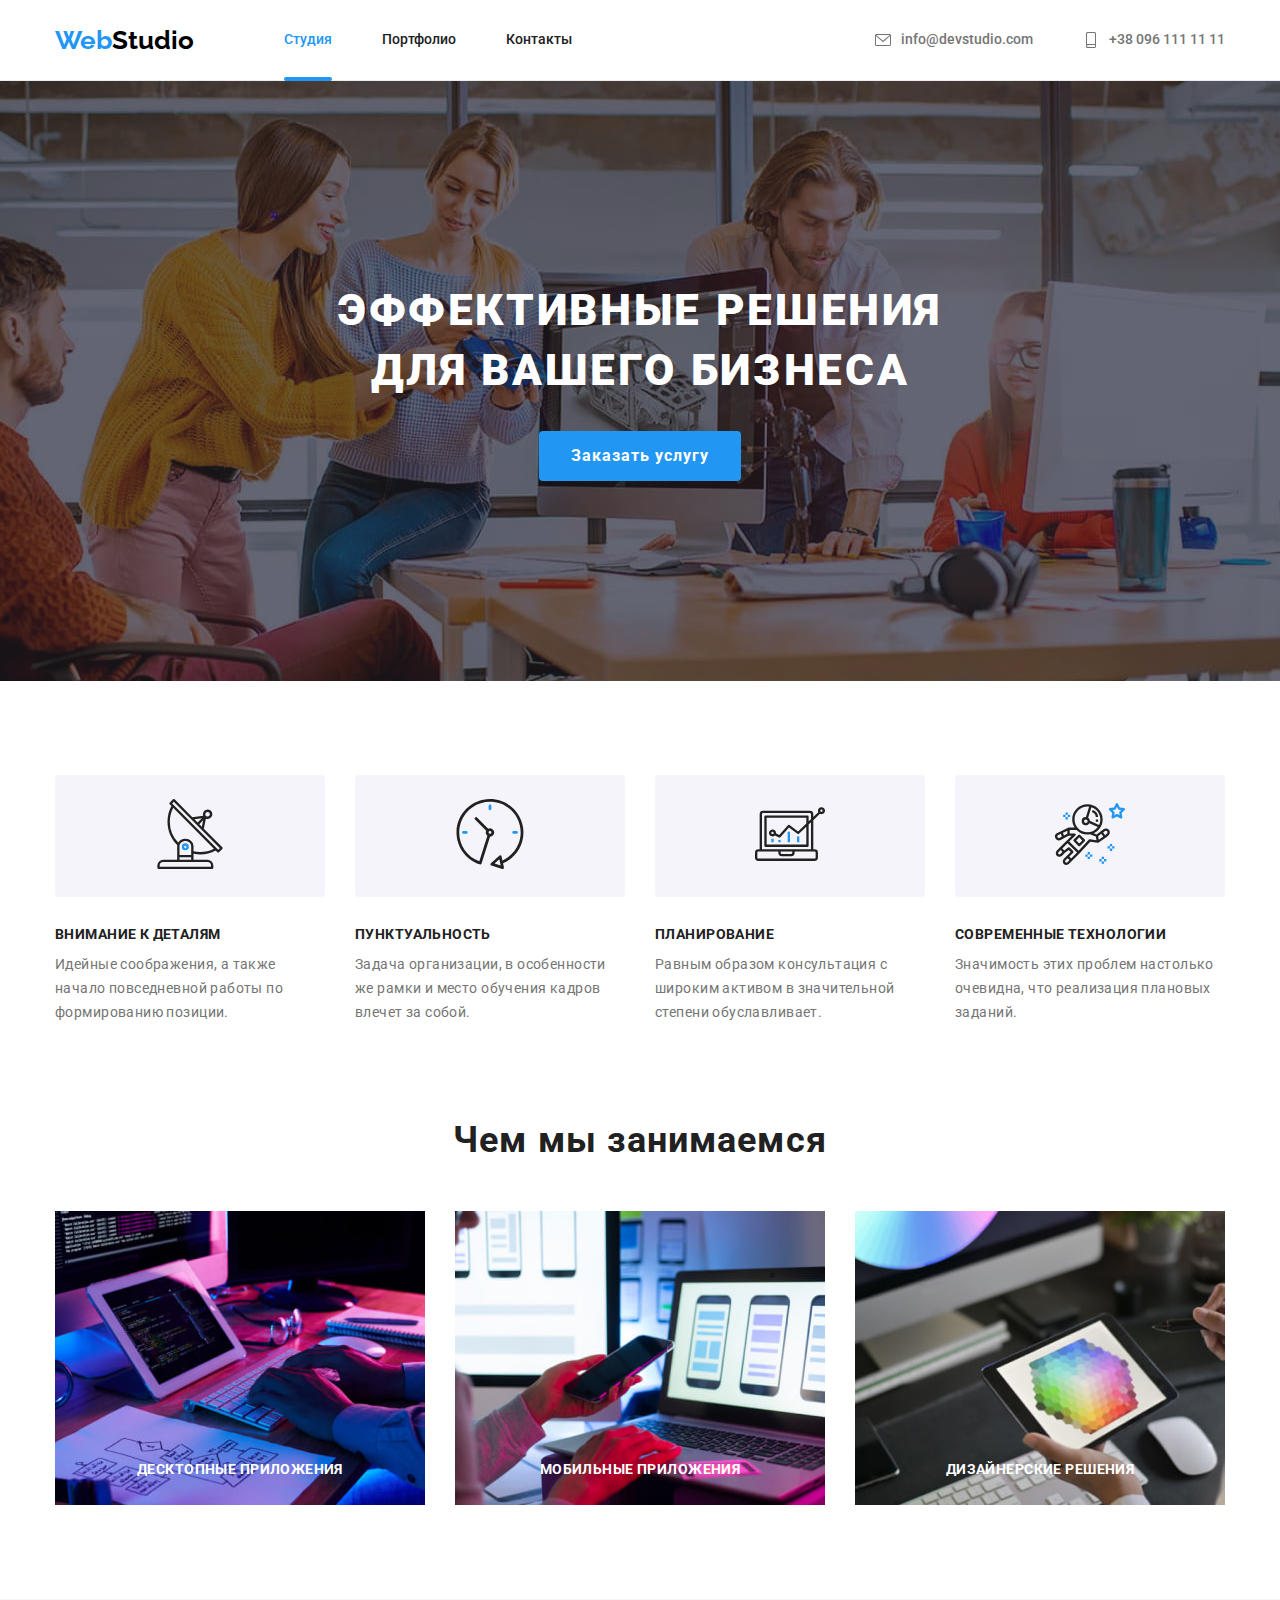
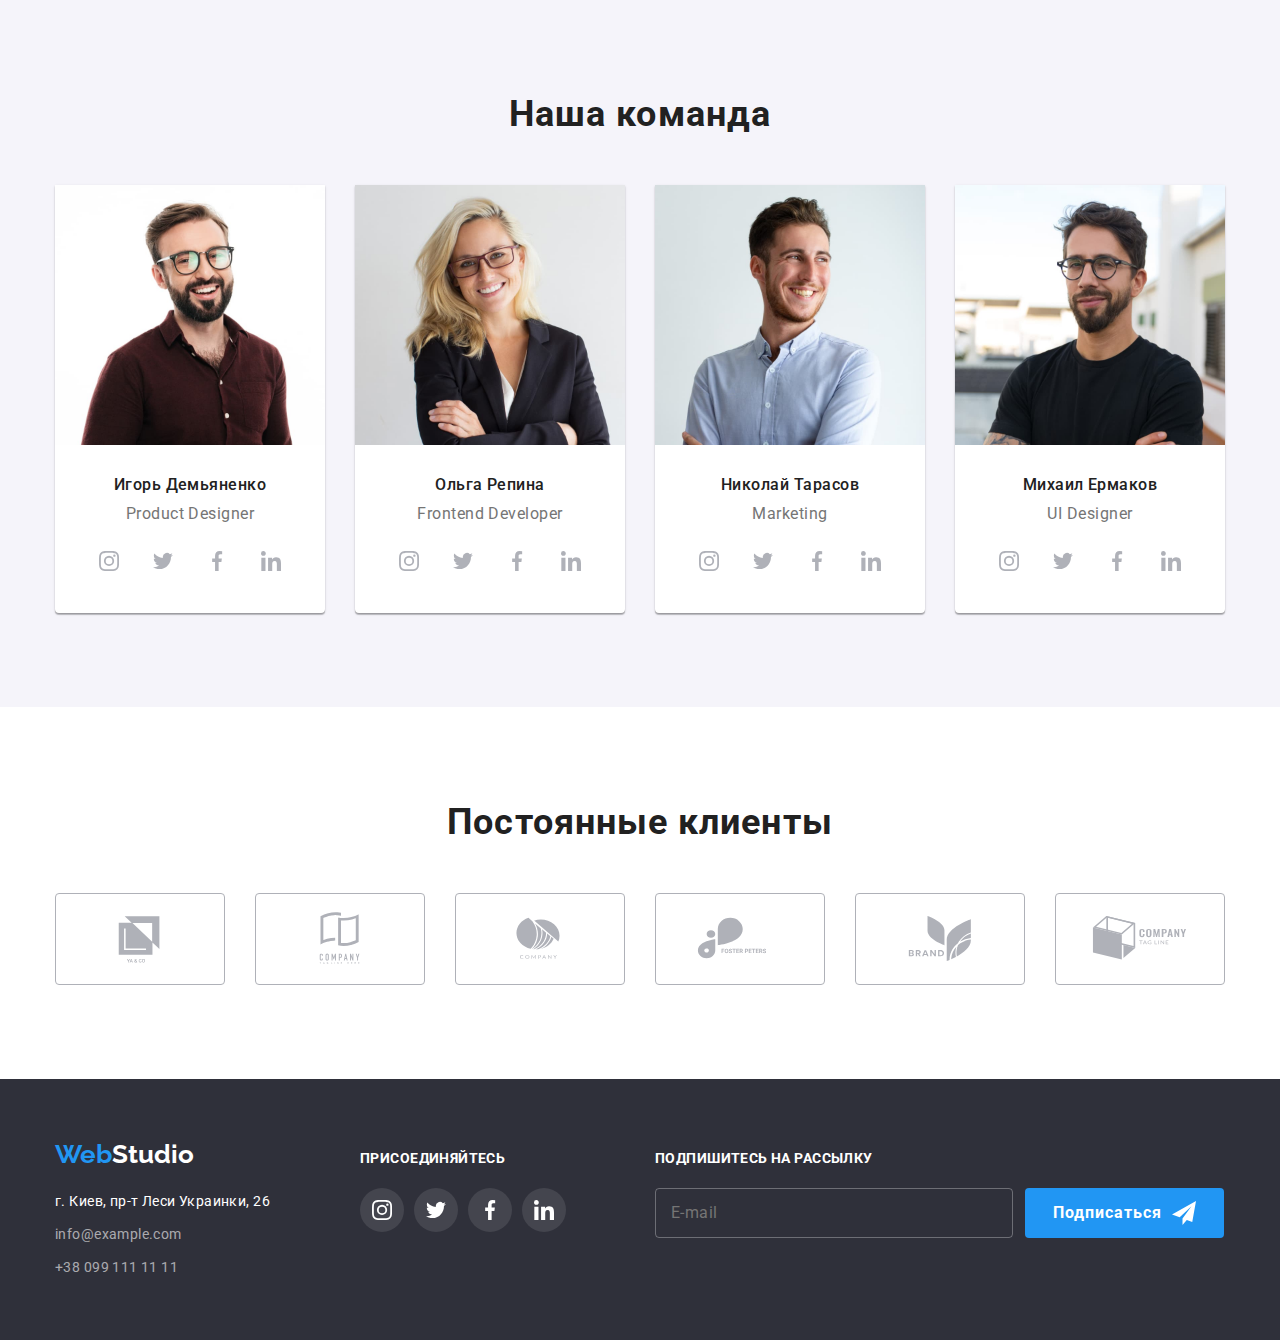
<file: index.html>
<!DOCTYPE html>
<html lang="ru">

<head>
  <meta charset="UTF-8" />
  <meta http-equiv="X-UA-Compatible" content="IE=edge" />
  <meta name="viewport" content="width=device-width, initial-scale=1.0" />
  <title>Студия</title>

  <link rel="preconnect" href="https://fonts.googleapis.com" />
  <link rel="preconnect" href="https://fonts.gstatic.com" crossorigin />
  <link href="https://fonts.googleapis.com/css2?family=Raleway:wght@700&family=Roboto:wght@400;500;700;900&display=swap"
    rel="stylesheet" />

  <link rel="stylesheet"
    href="https://cdnjs.cloudflare.com/ajax/libs/modern-normalize/1.1.0/modern-normalize.min.css" />

  <link rel="stylesheet" href="./css/styles.css" />
</head>

<body>
  <!-- Header -->
  <header class="header">
    <div class="container">
      <a class="link logo" href="./index.html"><span class="logo-web">Web</span>Studio</a>
      <nav class="navigation">
        <ul class="list navigation-list">
          <li class="navigation-item">
            <a class="link navigation-link current" href="./index.html">Студия</a>
          </li>
          <li class="navigation-item">
            <a class="link navigation-link" href="./portfolio.html">Портфолио</a>
          </li>
          <li class="navigation-item">
            <a class="link navigation-link" href="/contact">Контакты</a>
          </li>
        </ul>
      </nav>

      <ul class="list contact-list">
        <li class="contact-item">
          <a class="link contact-link contact-mail" href="mailto:info@devstudio.com">
            <svg class="icon" width="16" height="16">
              <use href="./images/icons.svg#icon-envelope"></use>
            </svg>
            info@devstudio.com</a>
        </li>
        <li class="contact-item">
          <a class="link contact-link contact-tel" href="tel:+380961111111">
            <svg class="icon" width="16" height="16">
              <use href="./images/icons.svg#icon-smartphone"></use>
            </svg>
            +38 096 111 11 11</a>
        </li>
      </ul>
    </div>
  </header>

  <!-- Main -->
  <main>
    <!-- Hero-section -->
    <section class="section hero">
      <div class="container">
        <div class="hero-container">
          <h1 class="hero-title">Эффективные решения для вашего бизнеса</h1>
          <button class="hero-btn button" type="button" data-modal-open>Заказать услугу</button>
        </div>
      </div>
    </section>

    <!-- Features-section -->
    <section class="section features">
      <div class="container">
        <h2 class="title features-title visually-hidden">Особенности</h2>
        <ul class="list features-list">
          <li class="features-item features-icon-antenna">
            <div class="feature-thumb">
              <svg class="icon" width="70" height="70">
                <use href="./images/icons.svg#icon-antenna"></use>
              </svg>
            </div>
            <h3 class="features-subtitle subtitle">Внимание к деталям</h3>
            <p class="features-desc">
              Идейные соображения, а также начало повседневной работы по формированию позиции.
            </p>
          </li>
          <li class="features-item features-icon-clock">
            <div class="feature-thumb">
              <svg class="icon" width="70" height="70">
                <use href="./images/icons.svg#icon-clock"></use>
              </svg>
            </div>
            <h3 class="features-subtitle subtitle">Пунктуальность</h3>
            <p class="features-desc">
              Задача организации, в особенности же рамки и место обучения кадров влечет за собой.
            </p>
          </li>
          <li class="features-item features-icon-diagram">
            <div class="feature-thumb">
              <svg class="icon" width="70" height="70">
                <use href="./images/icons.svg#icon-diagram"></use>
              </svg>
            </div>
            <h3 class="features-subtitle subtitle">Планирование</h3>
            <p class="features-desc">
              Равным образом консультация с широким активом в значительной степени обуславливает.
            </p>
          </li>
          <li class="features-item features-icon-astronaut">
            <div class="feature-thumb">
              <svg class="icon" width="70" height="70">
                <use href="./images/icons.svg#icon-astronaut"></use>
              </svg>
            </div>
            <h3 class="features-subtitle subtitle">Современные технологии</h3>
            <p class="features-desc">
              Значимость этих проблем настолько очевидна, что реализация плановых заданий.
            </p>
          </li>
        </ul>
      </div>
    </section>

    <!-- Product-section -->
    <section class="section product">
      <div class="container">
        <h2 class="title product-title">Чем мы занимаемся</h2>
        <ul class="list product-list">
          <li class="product-item">
            <img class="product-img" src="./images/product/box_1.jpg" alt="Пишем код и создаем логику" width="370"
              height="294" />
            <div class="product-subtitle-overlay">
              <h3 class="product-subtitle">Десктопные приложения</h3>
            </div>
          </li>
          <li class="product-item">
            <img class="product-img" src="./images/product/box_2.jpg" alt="Создаем адаптивный дизайн" width="370"
              height="294" />
            <div class="product-subtitle-overlay">
              <h3 class="product-subtitle">Мобильные приложения</h3>
            </div>
          </li>
          <li class="product-item">
            <img class="product-img" src="./images/product/box_3.jpg" alt="Подбираем цветовую палитру" width="370"
              height="294" />
            <div class="product-subtitle-overlay">
              <h3 class="product-subtitle">Дизайнерские решения</h3>
            </div>
          </li>
        </ul>
      </div>
    </section>

    <!-- Team-section -->
    <section class="section team">
      <div class="container">
        <h2 class="title team-title">Наша команда</h2>
        <ul class="list team-list">
          <li class="team-item">
            <img class="team-img" src="./images/team/img_1.jpg" alt="Игорь Демьяненко" width="270" height="260" />
            <div class="team-wrapper">
              <h3 class="team-member subtitle">Игорь Демьяненко</h3>
              <p class="team-desc" lang="en">Product Designer</p>
              <ul class="list social-list">
                <li class="social-item">
                  <a class="link social-link" href="#" title="Instagram" aria-label="instagram">
                    <svg class="icon" width="20" height="20">
                      <use href="./images/icons.svg#icon-instagram"></use>
                    </svg>
                  </a>
                </li>
                <li class="social-item">
                  <a class="link social-link" href="#" title="Twitter" aria-label="twitter">
                    <svg class="icon" width="20" height="20">
                      <use href="./images/icons.svg#icon-twitter"></use>
                    </svg>
                  </a>
                </li>
                <li class="social-item">
                  <a class="link social-link" href="#" title="Facebook" aria-label="facebook">
                    <svg class="icon" width="20" height="20">
                      <use href="./images/icons.svg#icon-facebook"></use>
                    </svg>
                  </a>
                </li>
                <li class="social-item">
                  <a class="link social-link" href="#" title="Linkedin" aria-label="linkedin">
                    <svg class="icon" width="20" height="20">
                      <use href="./images/icons.svg#icon-linkedin"></use>
                    </svg>
                  </a>
                </li>
              </ul>
            </div>
          </li>
          <li class="team-item">
            <img class="team-img" src="./images/team/img_2.jpg" alt="Ольга Репина" width="270" height="260" />
            <div class="team-wrapper">
              <h3 class="team-member subtitle">Ольга Репина</h3>
              <p class="team-desc" lang="en">Frontend Developer</p>
              <ul class="list social-list">
                <li class="social-item">
                  <a class="link social-link" href="#" title="Instagram" aria-label="instagram">
                    <svg class="icon" width="20" height="20">
                      <use href="./images/icons.svg#icon-instagram"></use>
                    </svg>
                  </a>
                </li>
                <li class="social-item">
                  <a class="link social-link" href="#" title="Twitter" aria-label="twitter">
                    <svg class="icon" width="20" height="20">
                      <use href="./images/icons.svg#icon-twitter"></use>
                    </svg>
                  </a>
                </li>
                <li class="social-item">
                  <a class="link social-link" href="#" title="Facebook" aria-label="facebook">
                    <svg class="icon" width="20" height="20">
                      <use href="./images/icons.svg#icon-facebook"></use>
                    </svg>
                  </a>
                </li>
                <li class="social-item">
                  <a class="link social-link" href="#" title="Linkedin" aria-label="linkedin">
                    <svg class="icon" width="20" height="20">
                      <use href="./images/icons.svg#icon-linkedin"></use>
                    </svg>
                  </a>
                </li>
              </ul>
            </div>
          </li>
          <li class="team-item">
            <img class="team-img" src="./images/team/img_3.jpg" alt="Николай Тарасов" width="270" height="260" />
            <div class="team-wrapper">
              <h3 class="team-member subtitle">Николай Тарасов</h3>
              <p class="team-desc" lang="en">Marketing</p>
              <ul class="list social-list">
                <li class="social-item">
                  <a class="link social-link" href="#" title="Instagram" aria-label="instagram">
                    <svg class="icon" width="20" height="20">
                      <use href="./images/icons.svg#icon-instagram"></use>
                    </svg>
                  </a>
                </li>
                <li class="social-item">
                  <a class="link social-link" href="#" title="Twitter" aria-label="twitter">
                    <svg class="icon" width="20" height="20">
                      <use href="./images/icons.svg#icon-twitter"></use>
                    </svg>
                  </a>
                </li>
                <li class="social-item">
                  <a class="link social-link" href="#" title="Facebook" aria-label="facebook">
                    <svg class="icon" width="20" height="20">
                      <use href="./images/icons.svg#icon-facebook"></use>
                    </svg>
                  </a>
                </li>
                <li class="social-item">
                  <a class="link social-link" href="#" title="Linkedin" aria-label="linkedin">
                    <svg class="icon" width="20" height="20">
                      <use href="./images/icons.svg#icon-linkedin"></use>
                    </svg>
                  </a>
                </li>
              </ul>
            </div>
          </li>
          <li class="team-item">
            <img class="team-img" src="./images/team/img_4.jpg" alt="Михаил Ермаков" width="270" height="260" />
            <div class="team-wrapper">
              <h3 class="team-member subtitle">Михаил Ермаков</h3>
              <p class="team-desc" lang="en">UI Designer</p>
              <ul class="list social-list">
                <li class="social-item">
                  <a class="link social-link" href="#" title="Instagram" aria-label="instagram">
                    <svg class="icon" width="20" height="20">
                      <use href="./images/icons.svg#icon-instagram"></use>
                    </svg>
                  </a>
                </li>
                <li class="social-item">
                  <a class="link social-link" href="#" title="Twitter" aria-label="twitter">
                    <svg class="icon" width="20" height="20">
                      <use href="./images/icons.svg#icon-twitter"></use>
                    </svg>
                  </a>
                </li>
                <li class="social-item">
                  <a class="link social-link" href="#" title="Facebook" aria-label="facebook">
                    <svg class="icon" width="20" height="20">
                      <use href="./images/icons.svg#icon-facebook"></use>
                    </svg>
                  </a>
                </li>
                <li class="social-item">
                  <a class="link social-link" href="#" title="Linkedin" aria-label="linkedin">
                    <svg class="icon" width="20" height="20">
                      <use href="./images/icons.svg#icon-linkedin"></use>
                    </svg>
                  </a>
                </li>
              </ul>
            </div>
          </li>
        </ul>
      </div>
    </section>

    <!-- Client-section -->
    <section class="section client">
      <div class="container">
        <h2 class="title client-title">Постоянные клиенты</h2>
        <ul class="list client-list">
          <li class="client-item">
            <a class="link client-link" href="#">
              <svg class="icon" width="106" height="60">
                <use href="./images/icons.svg#icon-client_one"></use>
              </svg>
            </a>
          </li>
          <li class="client-item">
            <a class="link client-link" href="#">
              <svg class="icon" width="106" height="60">
                <use href="./images/icons.svg#icon-client_two"></use>
              </svg>
            </a>
          </li>
          <li class="client-item">
            <a class="link client-link" href="#">
              <svg class="icon" width="106" height="60">
                <use href="./images/icons.svg#icon-client_three"></use>
              </svg>
            </a>
          </li>
          <li class="client-item">
            <a class="link client-link" href="#">
              <svg class="icon" width="106" height="60">
                <use href="./images/icons.svg#icon-client_four"></use>
              </svg>
            </a>
          </li>
          <li class="client-item">
            <a class="link client-link" href="#">
              <svg class="icon" width="106" height="60">
                <use href="./images/icons.svg#icon-client_five"></use>
              </svg>
            </a>
          </li>
          <li class="client-item">
            <a class="link client-link" href="#">
              <svg class="icon" width="106" height="60">
                <use href="./images/icons.svg#icon-client_six"></use>
              </svg>
            </a>
          </li>
        </ul>
      </div>
    </section>
  </main>

  <!-- Footer  -->
  <footer class="footer">
    <div class="container">
      <div class="footer-container">
        <div class="address-container">
          <a class="link logo" href="./index.html"><span class="logo-web">Web</span>Studio</a>
          <address class="address">
            <ul class="list address-list">
              <li class="address-item">
                <a class="link address-office" href="https://goo.gl/maps/Bg9jCh9cksQUBGPt6" target="_blank"
                  rel="noopener nofollow noreferrer">г. Киев, пр-т Леси Украинки, 26</a>
              </li>
              <li class="address-item">
                <a class="link address-link" href="mailto:info@example.com">info@example.com</a>
              </li>
              <li class="address-item">
                <a class="link address-link" href="tel:+380991111111">+38 099 111 11 11</a>
              </li>
            </ul>
          </address>
        </div>
        <div class="social-container">
          <strong class="social-container-title">Присоединяйтесь</strong>
          <ul class="list social-list">
            <li class="social-item">
              <a class="link social-link" href="#" title="Instagram" aria-label="instagram">
                <svg class="icon" width="20" height="20">
                  <use href="./images/icons.svg#icon-instagram"></use>
                </svg>
              </a>
            </li>
            <li class="social-item">
              <a class="link social-link" href="#" title="Twitter" aria-label="twitter">
                <svg class="icon" width="20" height="20">
                  <use href="./images/icons.svg#icon-twitter"></use>
                </svg>
              </a>
            </li>
            <li class="social-item">
              <a class="link social-link" href="#" title="Facebook" aria-label="facebook">
                <svg class="icon" width="20" height="20">
                  <use href="./images/icons.svg#icon-facebook"></use>
                </svg>
              </a>
            </li>
            <li class="social-item">
              <a class="link social-link" href="#" title="Linkedin" aria-label="linkedin">
                <svg class="icon" width="20" height="20">
                  <use href="./images/icons.svg#icon-linkedin"></use>
                </svg>
              </a>
            </li>
          </ul>
        </div>
        <div class="subscribe-container">
          <form class="subscribe-form">
            <strong class="subscribe-form-title">Подпишитесь на рассылку</strong>
            <div class="subscribe-form-wrap">
              <input class="subscribe-form-input" type="email" placeholder="E-mail" required>
              <button class="subscribe-form-btn button" type="submit">Подписаться
                <svg class="icon" width="24" height="24">
                  <use href="./images/icons.svg#icon-send"></use>
                </svg>
              </button>
            </div>
          </form>
        </div>
      </div>
    </div>
  </footer>

  <!-- Modal Form -->

  <div class="backdrop is-hidden" data-modal>
    <div class="modal">
      <button class="modal-close-btn" type="button" title="Close" data-modal-close>
        <svg class="icon modal-close-btn-icon" width="11" height="11">
          <use href="./images/icons.svg#icon-close"></use>
        </svg>
      </button>
      <form class="modal-form">
        <div class="form-group" role="group" aria-labelledby="contact-details-head">
          <p class="form-title" id="contact-details-head">Оставьте свои данные, мы вам перезвоним</p>
          <div class="form-field">
            <label class="form-label" for="name">Имя</label>
            <div class="form-input-wrap">
              <input class="form-input" type="text" name="name" id="name" placeholder="Иванов Иван" required autofocus
                minlength="3">
              <svg class="icon form-input-icon" width="18" height="18">
                <use href="./images/icons.svg#icon-person"></use>
              </svg>
            </div>
          </div>
          <div class="form-field">
            <label class="form-label" for="tel">Телефон</label>
            <div class="form-input-wrap">
              <input class="form-input" type="tel" name="tel" id="tel" placeholder="0961234567" required minlength="10"
                maxlength="13">
              <svg class="icon form-input-icon" width="18" height="18">
                <use href="./images/icons.svg#icon-phone"></use>
              </svg>
            </div>
          </div>
          <div class="form-field">
            <label class="form-label" for="mail">Почта</label>
            <div class="form-input-wrap">
              <input class="form-input" type="email" name="email" id="mail" placeholder="webstudio@mail.com">
              <svg class="icon form-input-icon" width="18" height="18">
                <use href="./images/icons.svg#icon-email"></use>
              </svg>
            </div>
          </div>
          <div class="form-field">
            <label class="form-label" for="textarea">Комментарий</label>
            <textarea class="form-textarea" name="comment" id="textarea" rows="5" placeholder="Введите текст" required
              minlength="3"></textarea>
          </div>
        </div>
        <div class="form-checkbox-field">
          <input class="form-checkbox-input visually-hidden" type="checkbox" name="checkbox" id="check">
          <label class="form-label form-checkbox-label" for="check">
            <span class="form-checkbox">
              <svg class="form-checkbox-icon" width="13" height="13">
                <use href="./images/icons.svg#icon-check">
                </use>
              </svg>
            </span>
            Соглашаюсь с рассылкой и принимаю <a class="link form-terms-link" href="#">Условия
              договора</a></label>
        </div>
        <button class="form-btn button" type="submit">Отправить</button>
      </form>
    </div>
  </div>

  <script src="./js/modal.js"></script>
</body>

</html>
</file>
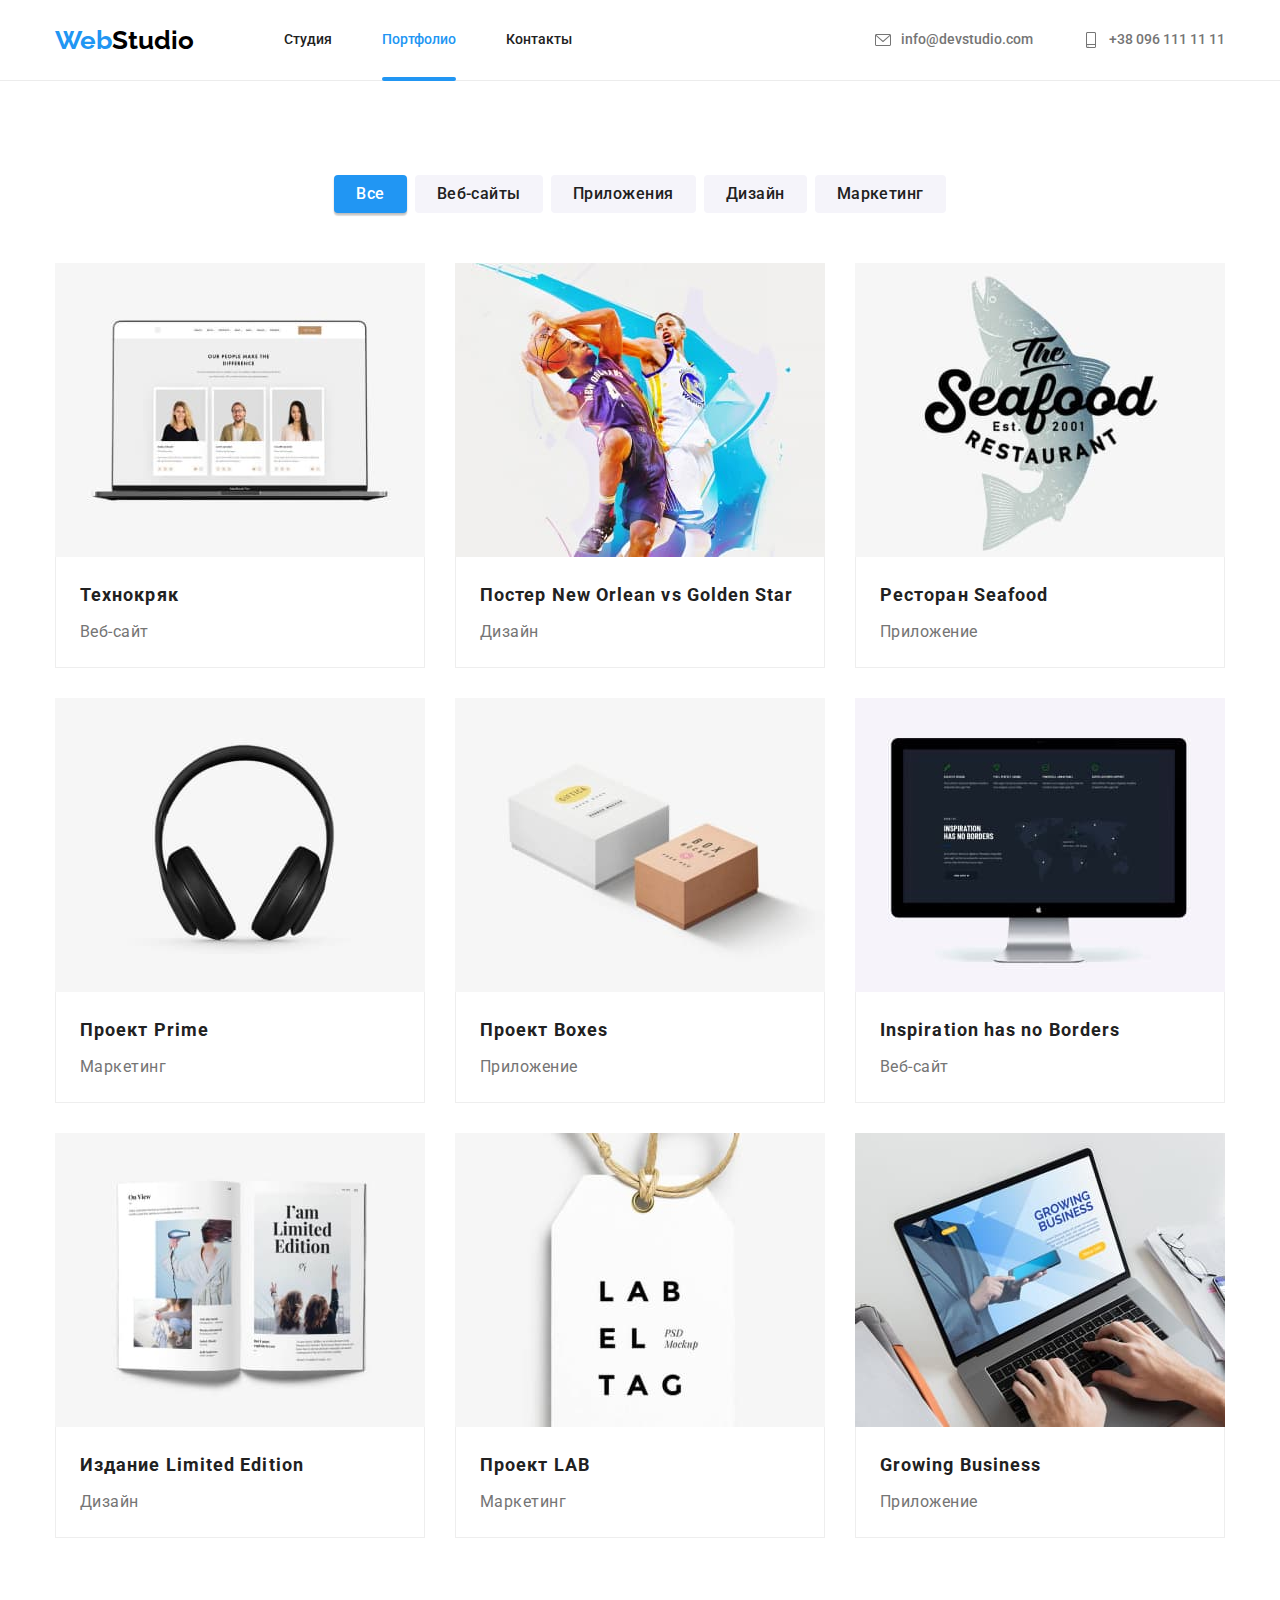
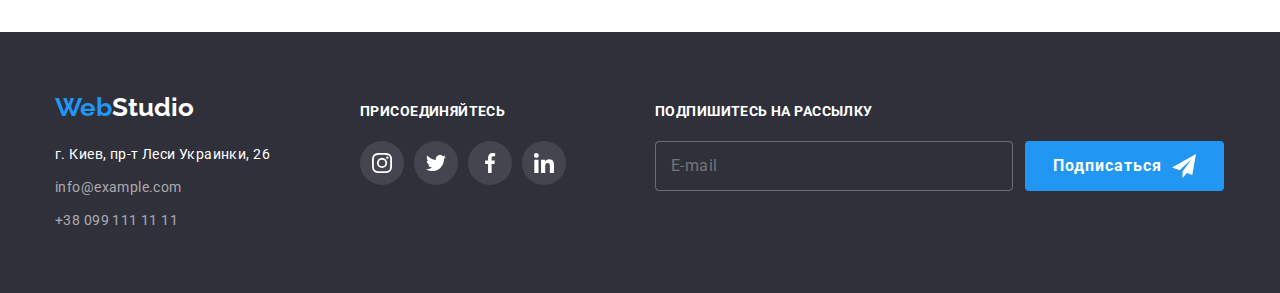
<file: portfolio.html>
<!DOCTYPE html>
<html lang="ru">

<head>
  <meta charset="UTF-8" />
  <meta http-equiv="X-UA-Compatible" content="IE=edge" />
  <meta name="viewport" content="width=device-width, initial-scale=1.0" />
  <title>Портфолио</title>

  <link rel="preconnect" href="https://fonts.googleapis.com" />
  <link rel="preconnect" href="https://fonts.gstatic.com" crossorigin />
  <link href="https://fonts.googleapis.com/css2?family=Raleway:wght@700&family=Roboto:wght@400;500;700;900&display=swap"
    rel="stylesheet" />

  <link rel="stylesheet"
    href="https://cdnjs.cloudflare.com/ajax/libs/modern-normalize/1.1.0/modern-normalize.min.css" />

  <link rel="stylesheet" href="./css/styles.css" />
</head>

<body>
  <!-- Header -->
  <header class="header">
    <div class="container">
      <a class="link logo" href="./index.html"><span class="logo-web">Web</span>Studio</a>
      <nav class="navigation">
        <ul class="list navigation-list">
          <li class="navigation-item">
            <a class="link navigation-link" href="./index.html">Студия</a>
          </li>
          <li class="navigation-item">
            <a class="link navigation-link current" href="./portfolio.html">Портфолио</a>
          </li>
          <li class="navigation-item">
            <a class="link navigation-link" href="/contact">Контакты</a>
          </li>
        </ul>
      </nav>

      <ul class="list contact-list">
        <li class="contact-item">
          <a class="link contact-link contact-mail" href="mailto:info@devstudio.com">
            <svg class="icon" width="16" height="16">
              <use href="./images/icons.svg#icon-envelope"></use>
            </svg>
            info@devstudio.com</a>
        </li>
        <li class="contact-item">
          <a class="link contact-link contact-tel" href="tel:+380961111111">
            <svg class="icon" width="16" height="16">
              <use href="./images/icons.svg#icon-smartphone"></use>
            </svg>
            +38 096 111 11 11</a>
        </li>
      </ul>
    </div>
  </header>

  <!-- Main -->
  <main>
    <!-- Portfolio-section -->
    <section class="section portfolio">
      <div class="container">
        <h2 class="portfolio-title visually-hidden">Образцы портфолио</h2>
        <ul class="list filter-list">
          <li class="filter-item">
            <button class="filter-btn button btn-active" type="button">Все</button>
          </li>
          <li class="filter-item"><button class="filter-btn button" type="button">Веб-сайты</button></li>
          <li class="filter-item">
            <button class="filter-btn button" type="button">Приложения</button>
          </li>
          <li class="filter-item"><button class="filter-btn button" type="button">Дизайн</button></li>
          <li class="filter-item"><button class="filter-btn button" type="button">Маркетинг</button></li>
        </ul>

        <ul class="list project-list">
          <li class="project-item">
            <div class="project-thumb">
              <img class="project-img" src="./images/portfolio/project_img_1.jpg" alt="Технокряк" width="370"
                height="294" />
              <div class="project-img-overlay">
                <p class="project-img-desc">Ресурс предлагает комплексные предложения с разным уровнем функционала и
                  сервисов. Все это позволит посетителю получить
                  исчерпывающие сведения о компании или частном лице.</p>
              </div>
            </div>
            <div class="project-wrapper">
              <h3 class="project-title">Технокряк</h3>
              <p class="project-desc">Веб-сайт</p>
            </div>
          </li>
          <li class="project-item">
            <div class="project-thumb">
              <img class="project-img" src="./images/portfolio/project_img_2.jpg" alt="Постер New Orlean vs Golden Star"
                width="370" height="294" />
              <div class="project-img-overlay">
                <p class="project-img-desc">Ресурс предлагает комплексные предложения с разным уровнем функционала и
                  сервисов. Все это позволит посетителю получить
                  исчерпывающие сведения о компании или частном лице.</p>
              </div>
            </div>
            <div class="project-wrapper">
              <h3 class="project-title">
                Постер <span lang="en">New Orlean vs Golden Star</span>
              </h3>
              <p class="project-desc">Дизайн</p>
            </div>
          </li>
          <li class="project-item">
            <div class="project-thumb">
              <img class="project-img" src="./images/portfolio/project_img_3.jpg" alt="Ресторан Seafood" width="370"
                height="294" />
              <div class="project-img-overlay">
                <p class="project-img-desc">Ресурс предлагает комплексные предложения с разным уровнем функционала и
                  сервисов. Все это позволит посетителю получить
                  исчерпывающие сведения о компании или частном лице.</p>
              </div>
            </div>
            <div class="project-wrapper">
              <h3 class="project-title">Ресторан <span lang="en">Seafood</span></h3>
              <p class="project-desc">Приложение</p>
            </div>
          </li>
          <li class="project-item">
            <div class="project-thumb">
              <img class="project-img" src="./images/portfolio/project_img_4.jpg" alt="Проект Prime" width="370"
                height="294" />
              <div class="project-img-overlay">
                <p class="project-img-desc">Ресурс предлагает комплексные предложения с разным уровнем функционала и
                  сервисов. Все это позволит посетителю получить
                  исчерпывающие сведения о компании или частном лице.</p>
              </div>
            </div>
            <div class="project-wrapper">
              <h3 class="project-title">Проект <span lang="en">Prime</span></h3>
              <p class="project-desc">Маркетинг</p>
            </div>
          </li>
          <li class="project-item">
            <div class="project-thumb">
              <img class="project-img" src="./images/portfolio/project_img_5.jpg" alt="Проект Boxes" width="370"
                height="294" />
              <div class="project-img-overlay">
                <p class="project-img-desc">Ресурс предлагает комплексные предложения с разным уровнем функционала и
                  сервисов. Все это позволит посетителю получить
                  исчерпывающие сведения о компании или частном лице.</p>
              </div>
            </div>
            <div class="project-wrapper">
              <h3 class="project-title">Проект <span lang="en">Boxes</span></h3>
              <p class="project-desc">Приложение</p>
            </div>
          </li>
          <li class="project-item">
            <div class="project-thumb">
              <img class="project-img" src="./images/portfolio/project_img_6.jpg" alt="Inspiration has no Borders"
                width="370" height="294" />
              <div class="project-img-overlay">
                <p class="project-img-desc">Ресурс предлагает комплексные предложения с разным уровнем функционала и
                  сервисов. Все это позволит посетителю получить
                  исчерпывающие сведения о компании или частном лице.</p>
              </div>
            </div>
            <div class="project-wrapper">
              <h3 class="project-title" lang="en">Inspiration has no Borders</h3>
              <p class="project-desc">Веб-сайт</p>
            </div>
          </li>
          <li class="project-item">
            <div class="project-thumb">
              <img class="project-img" src="./images/portfolio/project_img_7.jpg" alt="Издание Limited Edition"
                width="370" height="294" />
              <div class="project-img-overlay">
                <p class="project-img-desc">Ресурс предлагает комплексные предложения с разным уровнем функционала и
                  сервисов. Все это позволит посетителю получить
                  исчерпывающие сведения о компании или частном лице.</p>
              </div>
            </div>
            <div class="project-wrapper">
              <h3 class="project-title">Издание <span lang="en">Limited Edition</span></h3>
              <p class="project-desc">Дизайн</p>
            </div>
          </li>
          <li class="project-item">
            <div class="project-thumb">
              <img class="project-img" src="./images/portfolio/project_img_8.jpg" alt="Проект LAB" width="370"
                height="294" />
              <div class="project-img-overlay">
                <p class="project-img-desc">Ресурс предлагает комплексные предложения с разным уровнем функционала и
                  сервисов. Все это позволит посетителю получить
                  исчерпывающие сведения о компании или частном лице.</p>
              </div>
            </div>
            <div class="project-wrapper">
              <h3 class="project-title">Проект <span lang="en">LAB</span></h3>
              <p class="project-desc">Маркетинг</p>
            </div>
          </li>
          <li class="project-item">
            <div class="project-thumb">
              <img class="project-img" src="./images/portfolio/project_img_9.jpg" alt="Growing Business" width="370"
                height="294" />
              <div class="project-img-overlay">
                <p class="project-img-desc">Ресурс предлагает комплексные предложения с разным уровнем функционала и
                  сервисов. Все это позволит посетителю получить
                  исчерпывающие сведения о компании или частном лице.</p>
              </div>
            </div>
            <div class="project-wrapper">
              <h3 class="project-title" lang="en">Growing Business</h3>
              <p class="project-desc">Приложение</p>
            </div>
          </li>
        </ul>
      </div>
    </section>
  </main>

  <!-- Footer -->
  <footer class="footer">
    <div class="container">
      <div class="footer-container">
        <div class="address-container">
          <a class="link logo" href="./index.html"><span class="logo-web">Web</span>Studio</a>
          <address class="address">
            <ul class="list address-list">
              <li class="address-item">
                <a class="link address-office" href="https://goo.gl/maps/Bg9jCh9cksQUBGPt6" target="_blank"
                  rel="noopener nofollow noreferrer">г. Киев, пр-т Леси Украинки, 26</a>
              </li>
              <li class="address-item">
                <a class="link address-link" href="mailto:info@example.com">info@example.com</a>
              </li>
              <li class="address-item">
                <a class="link address-link" href="tel:+380991111111">+38 099 111 11 11</a>
              </li>
            </ul>
          </address>
        </div>
        <div class="social-container">
          <strong class="social-container-title">Присоединяйтесь</strong>
          <ul class="list social-list">
            <li class="social-item">
              <a class="link social-link" href="#" title="Instagram" aria-label="instagram">
                <svg class="icon" width="20" height="20">
                  <use href="./images/icons.svg#icon-instagram"></use>
                </svg>
              </a>
            </li>
            <li class="social-item">
              <a class="link social-link" href="#" title="Twitter" aria-label="twitter">
                <svg class="icon" width="20" height="20">
                  <use href="./images/icons.svg#icon-twitter"></use>
                </svg>
              </a>
            </li>
            <li class="social-item">
              <a class="link social-link" href="#" title="Facebook" aria-label="facebook">
                <svg class="icon" width="20" height="20">
                  <use href="./images/icons.svg#icon-facebook"></use>
                </svg>
              </a>
            </li>
            <li class="social-item">
              <a class="link social-link" href="#" title="Linkedin" aria-label="linkedin">
                <svg class="icon" width="20" height="20">
                  <use href="./images/icons.svg#icon-linkedin"></use>
                </svg>
              </a>
            </li>
          </ul>
        </div>
        <div class="subscribe-container">
          <form class="subscribe-form">
            <strong class="subscribe-form-title">Подпишитесь на рассылку</strong>
            <div class="subscribe-form-wrap">
              <input class="subscribe-form-input" type="email" placeholder="E-mail" required>
              <button class="subscribe-form-btn button" type="submit">Подписаться
                <svg class="icon" width="24" height="24">
                  <use href="./images/icons.svg#icon-send"></use>
                </svg>
              </button>
            </div>
          </form>
        </div>
      </div>
    </div>
  </footer>
  <script src="./js/modal.js"></script>
</body>

</html>
</file>
<file: css/styles.css>
:root {
  --main-font: 'Roboto', sans-serif;

  --logo-font: 'Raleway', sans-serif;
  --logo-font-dark: #000;

  --main-font-color: #212121;
  --second-font-color: #757575;

  --main-light-color: #fff;
  --main-accent-color: #2196f3;

  --social-link-color: #afb1b8;
  --address-link-color: rgb(255 255 255 / 0.6);

  --section-background-color: #f5f4fa;
  --footer-background-color: #2f303a;
  --footer-background-social: rgb(255 255 255 / 0.1);
  --backdrop-background: rgb(0 0 0 / 0.2);

  --btn-background-color: var(--main-accent-color);
  --btn-background-hover: #188ce8;
  --btn-box-shadow: 0px 4px 4px rgb(0 0 0 / 0.15);

  --header-border-color: #ececec;

  --hero-gradient-color: rgb(47 48 58 / 0.4);

  --project-border-color: #eee;
  --project-background-overlay: rgb(33 150 243 / 0.9);
  --project-item-box-shadow: 0px 1px 1px rgb(0 0 0 / 0.12), 0px 4px 4px rgb(0 0 0 / 0.06),
    1px 4px 6px rgb(0 0 0 / 0.16);

  --team-box-shadow: 0px 1px 3px rgb(0 0 0 / 0.12), 0px 1px 1px rgb(0 0 0 / 0.14),
    0px 2px 1px rgb(0 0 0 / 0.2);
  --team-border-radius: 0px 0px 4px 4px;

  --subscribe-form-input-color: rgb(255, 255, 255, 0.6);
  --subscribe-form-input-border-color: rgb(255, 255, 255, 0.3);

  --filter-btn-box-shadow: 0px 3px 1px rgb(0 0 0 / 0.1), 0px 1px 2px rgb(0 0 0 / 0.08),
    0px 2px 2px rgb(0 0 0 / 0.12);

  --modal-box-shadow: var(--team-box-shadow);
  --modal-close-btn-border-color: rgb(0 0 0 / 0.1);
  --modal-close-btn-box-shadow: 0 0px 2px 0 rgb(60 64 67 / 0.3), 0 0px 6px 3px rgb(60 64 67 / 0.15);
  --modal-form-input-border-color: rgb(33 33 33 / 0.2);
  --modal-form-placeholder-color: rgb(117 117 117 / 0.5);

  /* Grid setting */
  /* --project-items: 3; */
  --project-indent: 30px;

  /* Animation setting */
  --animation: 250ms cubic-bezier(0.4, 0, 0.2, 1);
}

/* Global Styles */

html {
  scroll-behavior: smooth;
}

body {
  font-family: var(--main-font);
  color: var(--main-font-color);
}

h1,
h2,
h3,
h4,
h5,
h6,
p {
  margin: 0;
}

img {
  display: block;
  max-width: 100%;
  height: auto;
}

.link {
  text-decoration: none;
  font-style: normal;
}

.button {
  font-weight: 700;
  font-size: 16px;
  line-height: 1.88;
  letter-spacing: 0.06em;

  color: var(--main-light-color);
  background-color: var(--btn-background-color);
  border-radius: 4px;
  border: 0;

  transition: color var(--animation), background-color var(--animation), box-shadow var(--animation);
}

.button:hover,
.button:focus {
  outline-color: var(--btn-background-hover);
  background-color: var(--btn-background-hover);
  box-shadow: var(--btn-box-shadow);
  cursor: pointer;
}

.link {
  transition: color var(--animation), background-color var(--animation);
}

.link:hover,
.link:focus {
  outline-color: var(--main-accent-color);
  color: inherit;
  background-color: inherit;
}

.list {
  display: flex;
  margin: 0;
  padding: 0;
  list-style: none;
}

.section {
  padding-top: 94px;
  padding-bottom: 94px;

  /* outline: 2px solid tomato; */
}

.icon {
  fill: currentColor;
}

.visually-hidden {
  position: absolute;
  width: 1px;
  height: 1px;
  margin: -1px;
  border: 0;
  padding: 0;

  white-space: nowrap;
  clip-path: inset(100%);
  clip: rect(0 0 0 0);
  overflow: hidden;
}

/* Common Styles */

.title {
  font-weight: 700;
  font-size: 36px;

  line-height: 1.17;
  text-align: center;
  letter-spacing: 0.03em;
}

.subtitle {
  margin-bottom: 10px;
}

.container {
  max-width: 1200px;
  margin: 0 auto;
  padding: 0 15px;
}

/* Header Styles */

.header {
  padding-top: 0;
  padding-bottom: 0;
  border-bottom: 1px solid var(--header-border-color);
}

.logo {
  font-family: var(--logo-font);
  font-weight: 700;
  font-size: 26px;
  line-height: 1.19;
  color: var(--logo-font-dark);
}

.logo-web {
  color: var(--main-accent-color);
}

.header .container {
  display: flex;
  align-items: center;
}

.navigation {
  margin-left: 90px;
  margin-right: auto;
}

.navigation-list,
.contact-list {
  flex-shrink: 0;
  gap: 50px;
}

.navigation-link,
.contact-link {
  position: relative;
  display: inline-flex;
  align-items: center;
  gap: 10px;

  padding: 32px 0;
  font-weight: 500;
  font-size: 14px;
  line-height: 1.14;
  color: inherit;
}

.contact-link {
  color: var(--second-font-color);
}

.navigation-link:hover,
.navigation-link:focus,
.contact-link:hover,
.contact-link:focus {
  color: var(--main-accent-color);
}

/* Current Page */

.current {
  color: var(--main-accent-color);
}

.current.navigation-link::after {
  position: absolute;
  left: 0;
  bottom: -1px;
  width: 100%;
  height: 4px;

  content: '';
  background-color: var(--main-accent-color);
  border-radius: 2px;
}

/* Hero Styles */

.hero {
  padding-top: 200px;
  padding-bottom: 200px;
  max-width: 1600px;
  margin: 0 auto;

  color: var(--main-light-color);
  background-color: var(--footer-background-color);
  background-image: linear-gradient(var(--hero-gradient-color), var(--hero-gradient-color)),
    url('../images/hero/background_hero_img.jpg');
  background-position: center;
  background-size: cover;
}

.hero-container {
  max-width: 696px;
  margin: 0 auto;
  text-align: center;
}

.hero-title {
  margin-top: 0;
  margin-bottom: 30px;

  font-weight: 900;
  font-size: 44px;
  line-height: 1.36;
  letter-spacing: 0.06em;
  text-transform: uppercase;
}

.hero-btn {
  padding: 10px 32px;
}

/* Features Styles + Product Subtitle Styles */

.features-list {
  gap: 30px;
}

.features-item {
  max-width: 270px;
}

.feature-thumb {
  margin-bottom: 30px;
  padding: 24px 100px;
  background-color: var(--section-background-color);
  border-radius: 4px;
}

.features-subtitle,
.product-subtitle {
  font-size: 14px;
  line-height: 1.14;
  letter-spacing: 0.03em;
  text-transform: uppercase;
}

.features-desc {
  color: var(--second-font-color);
}

/* Product Styles */

.product {
  padding-top: 0;
}

.product-title {
  margin-bottom: 50px;
}

.product-list {
  gap: 30px;
}

.product-item {
  position: relative;
}

.product-subtitle-overlay {
  position: absolute;
  left: 0;
  bottom: 0;
  width: 100%;
  padding: 27px 0;
  background-color: var(--product-subtitle-background);
}

.product-subtitle {
  text-align: center;
  color: var(--main-light-color);
}

/* Team Styles */

.team {
  background-color: var(--section-background-color);
}

.team-title {
  margin-bottom: 50px;
}

.team-list {
  gap: 30px;
}

.team-item {
  max-width: 270px;

  background-color: var(--main-light-color);

  box-shadow: var(--team-box-shadow);
  border-radius: var(--team-border-radius);
}

.team-wrapper {
  margin: 30px auto;
}

.team-member,
.team-desc {
  font-size: 16px;
  line-height: 1.19;
  text-align: center;
  letter-spacing: 0.03em;
}

.team-member {
  font-weight: 500;
}

.team-desc {
  color: var(--second-font-color);
}

/* Social Link Styles */

.social-list {
  justify-content: center;
  gap: 10px;
  margin-top: 16px;
}

.social-link {
  display: flex;
  justify-content: center;
  align-items: center;
  padding: 12px;

  color: var(--social-link-color);
  border-radius: 50%;
}

.social-link:hover,
.social-link:focus {
  color: var(--main-light-color);
  background-color: var(--btn-background-color);
}

/* Client Styles */

.client-list {
  justify-content: space-between;
  align-items: center;
  gap: 30px;
  margin-top: 50px;
  /* color: var(--social-link-color); */
}

.client-link {
  display: flex;
  justify-content: space-between;
  align-items: center;
  padding: 15px 31px;

  color: var(--social-link-color);
  border: 1px solid; /*var(--social-link-color); */
  border-color: inherit;
  border-radius: 4px;
}

.client-link:hover,
.client-link:focus {
  color: var(--main-accent-color);
  border: 1px solid;
  border-color: inherit;
}

/* Footer Styles + features-desc */

.footer {
  padding-top: 60px;
  padding-bottom: 60px;
  background-color: var(--footer-background-color);
}

.footer-container {
  display: flex;
  justify-content: space-between;
  align-items: baseline;
  gap: 85px;
}

.address-container {
  flex-basis: 216px;
}

.address {
  margin-top: 20px;
}

.address-list {
  display: block;
}

.features-desc,
.address-office,
.address-link {
  font-size: 14px;
  line-height: 1.71;
  letter-spacing: 0.03em;
}

.address-office,
.footer .logo,
.address-office:hover,
.address-office:focus {
  color: var(--main-light-color);
}

.address-link {
  color: var(--address-link-color);
}

.address-link:hover,
.address-link:focus {
  color: var(--main-accent-color);
}

.address-item:not(:last-child) {
  margin-bottom: 9px;
}

.social-container-title,
.subscribe-form-title {
  font-size: 14px;
  line-height: 1.14;
  letter-spacing: 0.03em;
  text-transform: uppercase;
  color: var(--main-light-color);
}

.footer .social-list {
  margin-top: 20px;
}

.footer .social-link {
  color: var(--main-light-color);
  background-color: var(--footer-background-social);
}

.footer .social-link:hover,
.footer .social-link:focus {
  background-color: var(--btn-background-color);
}

.subscribe-container {
  flex-basis: 570px;
}

.subscribe-form-wrap {
  margin-top: 20px;
}

.subscribe-form-input {
  min-width: 358px;
  margin-right: 12px;
  padding: 14px 15px;

  font-weight: 400;
  font-size: 16px;
  line-height: 1.25;
  letter-spacing: 0.03em;

  color: var(--subscribe-form-input-color);
  background-color: transparent;
  border: 1px solid var(--subscribe-form-input-border-color);
  /* filter: drop-shadow(0px 4px 4px rgba(0, 0, 0, 0.15)); */
  border-radius: 4px;
}

.subscribe-form-input:focus {
  outline-color: var(--main-accent-color);
}

.subscribe-form-btn {
  position: absolute;
  padding: 10px 28px;
  display: inline-flex;
  justify-content: space-between;
  align-items: center;
  gap: 10px;
}

/* Portfolio Styles */

.filter-list {
  justify-content: center;
  gap: 8px;
  margin-bottom: 50px;
}

.filter-btn {
  padding: 6px 22px;

  font-weight: 500;
  font-size: 16px;
  line-height: 1.62;
  letter-spacing: 0.03em;

  color: var(--main-font-color);
  background-color: var(--section-background-color);
}

.btn-active {
  background-color: var(--btn-background-color);
}

.filter-btn:hover,
.filter-btn:focus,
.btn-active {
  color: var(--main-light-color);
  box-shadow: var(--filter-btn-box-shadow);
}

.project-list {
  flex-wrap: wrap;
  gap: var(--project-indent);
}

.project-item {
  max-width: 370px;
  transition: box-shadow var(--animation);
}

.project-item:hover {
  box-shadow: var(--project-item-box-shadow);
  cursor: pointer;
}

.project-thumb {
  position: relative;
  overflow: hidden;
}

.project-img-overlay {
  position: absolute;
  top: 0;
  left: 0;
  width: 100%;
  height: 100%;
  overflow: auto;

  display: flex;
  align-items: center;
  padding: 24px;

  background: var(--project-background-overlay);

  transform: translateY(100%);
  transition: transform var(--animation);
}

.project-item:hover .project-img-overlay {
  transform: translateY(0);
}

.project-img-desc {
  font-size: 18px;
  line-height: 1.56;
  letter-spacing: 0.03em;
  color: var(--main-light-color);
}

.project-wrapper {
  padding: 20px 24px;
  border: 1px solid var(--project-border-color);
  border-top: none;
}

.project-title {
  margin-bottom: 4px;
  font-size: 18px;
  line-height: 2;
  letter-spacing: 0.06em;
}

.project-desc {
  font-size: 16px;
  line-height: 1.88;
  letter-spacing: 0.03em;
  color: var(--second-font-color);
}

/* Modal Styles */

.backdrop {
  position: fixed;
  top: 0;
  left: 0;
  width: 100%;
  height: 100%;

  background: var(--backdrop-background);
  opacity: 1;
  visibility: visible;

  transition: visibility var(--animation), opacity var(--animation);
}

.backdrop.is-hidden {
  opacity: 0;
  visibility: hidden;
  pointer-events: none;
}

.modal {
  position: absolute;
  min-width: 528px;
  left: 50%;
  top: 50%;

  background-color: var(--main-light-color);
  box-shadow: var(--modal-box-shadow);
  border-radius: 4px;

  transform: translate(-50%, -50%) scale(1);
  transition: transform var(--animation);
}

.backdrop.is-hidden .modal {
  transform: translate(-50%, -50%) scale(0.9);
}

.modal-close-btn {
  position: absolute;
  top: 8px;
  right: 8px;
  width: 31px;
  height: 31px;
  z-index: 10;

  background-color: transparent;
  border-radius: 50%;
  border: none;
  outline: 1px solid var(--modal-close-btn-border-color);
  outline-offset: -1px;
  cursor: pointer;

  transition: outline-color var(--animation), box-shadow var(--animation);
}

.modal-close-btn:hover,
.modal-close-btn:focus {
  outline-color: var(--main-accent-color);
  box-shadow: var(--modal-close-btn-box-shadow);
}

.modal-close-btn-icon {
  position: absolute;
  top: 50%;
  left: 50%;
  transform: translate(-50%, -50%);
}

.modal-form {
  position: relative;
  padding: 40px;
  text-align: center;
}

.form-group {
  display: flex;
  flex-direction: column;
  gap: 10px;
}

.form-title {
  display: block;
  margin-bottom: 2px;

  font-weight: 700;
  font-size: 20px;
  line-height: 1.15;
  text-align: center;
  letter-spacing: 0.03em;
}

.form-label,
.form-input,
.form-textarea {
  font-weight: 400;
  font-size: 12px;
  line-height: 1.17;
  letter-spacing: 0.01em;
  text-align: left;

  color: var(--second-font-color);
}

.form-label {
  display: block;
  margin-bottom: 4px;
}

.form-input-wrap {
  position: relative;
}

.form-input {
  position: relative;
  min-height: 40px;
  padding: 12px 16px 12px 39px;
}

.form-input,
.form-textarea {
  display: block;
  width: 100%;

  border: 1px solid var(--modal-form-input-border-color);
  border-radius: 4px;

  transition: border-color var(--animation);
}

.form-input:focus,
.form-textarea:focus {
  border-color: var(--main-accent-color);
  outline: none;
}

.form-input-icon {
  position: absolute;
  top: 11px;
  left: 12px;
  fill: currentColor;

  transition: color var(--animation);
}

.form-input:focus + .form-input-icon {
  color: var(--main-accent-color);
}

.form-textarea {
  padding: 12px 16px;
  min-height: 120px;
  resize: none;
}

.form-input::placeholder,
.form-textarea::placeholder {
  color: var(--modal-form-placeholder-color);
}

.form-checkbox-field {
  display: flex;
  justify-content: center;
  align-items: center;
  margin-top: 20px;
  margin-bottom: 30px;
}

.form-checkbox-label {
  position: relative;
}

.form-checkbox {
  position: absolute;
  top: 4px;
  left: -23px;
  width: 16px;
  height: 15px;

  outline: 2px solid var(--main-font-color);
  outline-offset: -2px;
  border-radius: 2px;
  background-color: #fff;

  transition: outline-color var(--animation), background-color var(--animation);
}

.form-checkbox-label:hover .form-checkbox,
.form-checkbox-label:focus .form-checkbox {
  outline-color: var(--main-accent-color);
  cursor: pointer;
}

.form-checkbox-input:checked + * .form-checkbox {
  outline-color: var(--main-accent-color);
  background-color: var(--main-accent-color);
  color: var(--main-light-color);
}

.form-checkbox-icon {
  position: absolute;
  top: 1px;
  left: 2px;
  opacity: 0;
  fill: currentColor;

  transition: opacity var(--animation);
}

.form-checkbox-input:checked + * .form-checkbox-icon {
  opacity: 1;
  z-index: 5;
}

.form-checkbox-label {
  display: inline-block;
  margin-left: 23px;
  margin-bottom: 0;

  font-weight: 400;
  font-size: 14px;
  line-height: 1.71;
  letter-spacing: 0.03em;
}

.form-terms-link {
  text-decoration: underline;
  color: var(--main-accent-color);
}

.form-terms-link:hover,
.form-terms-link:focus {
  color: var(--btn-background-hover);
}

.form-btn {
  padding: 10px 55px;
}
</file>
